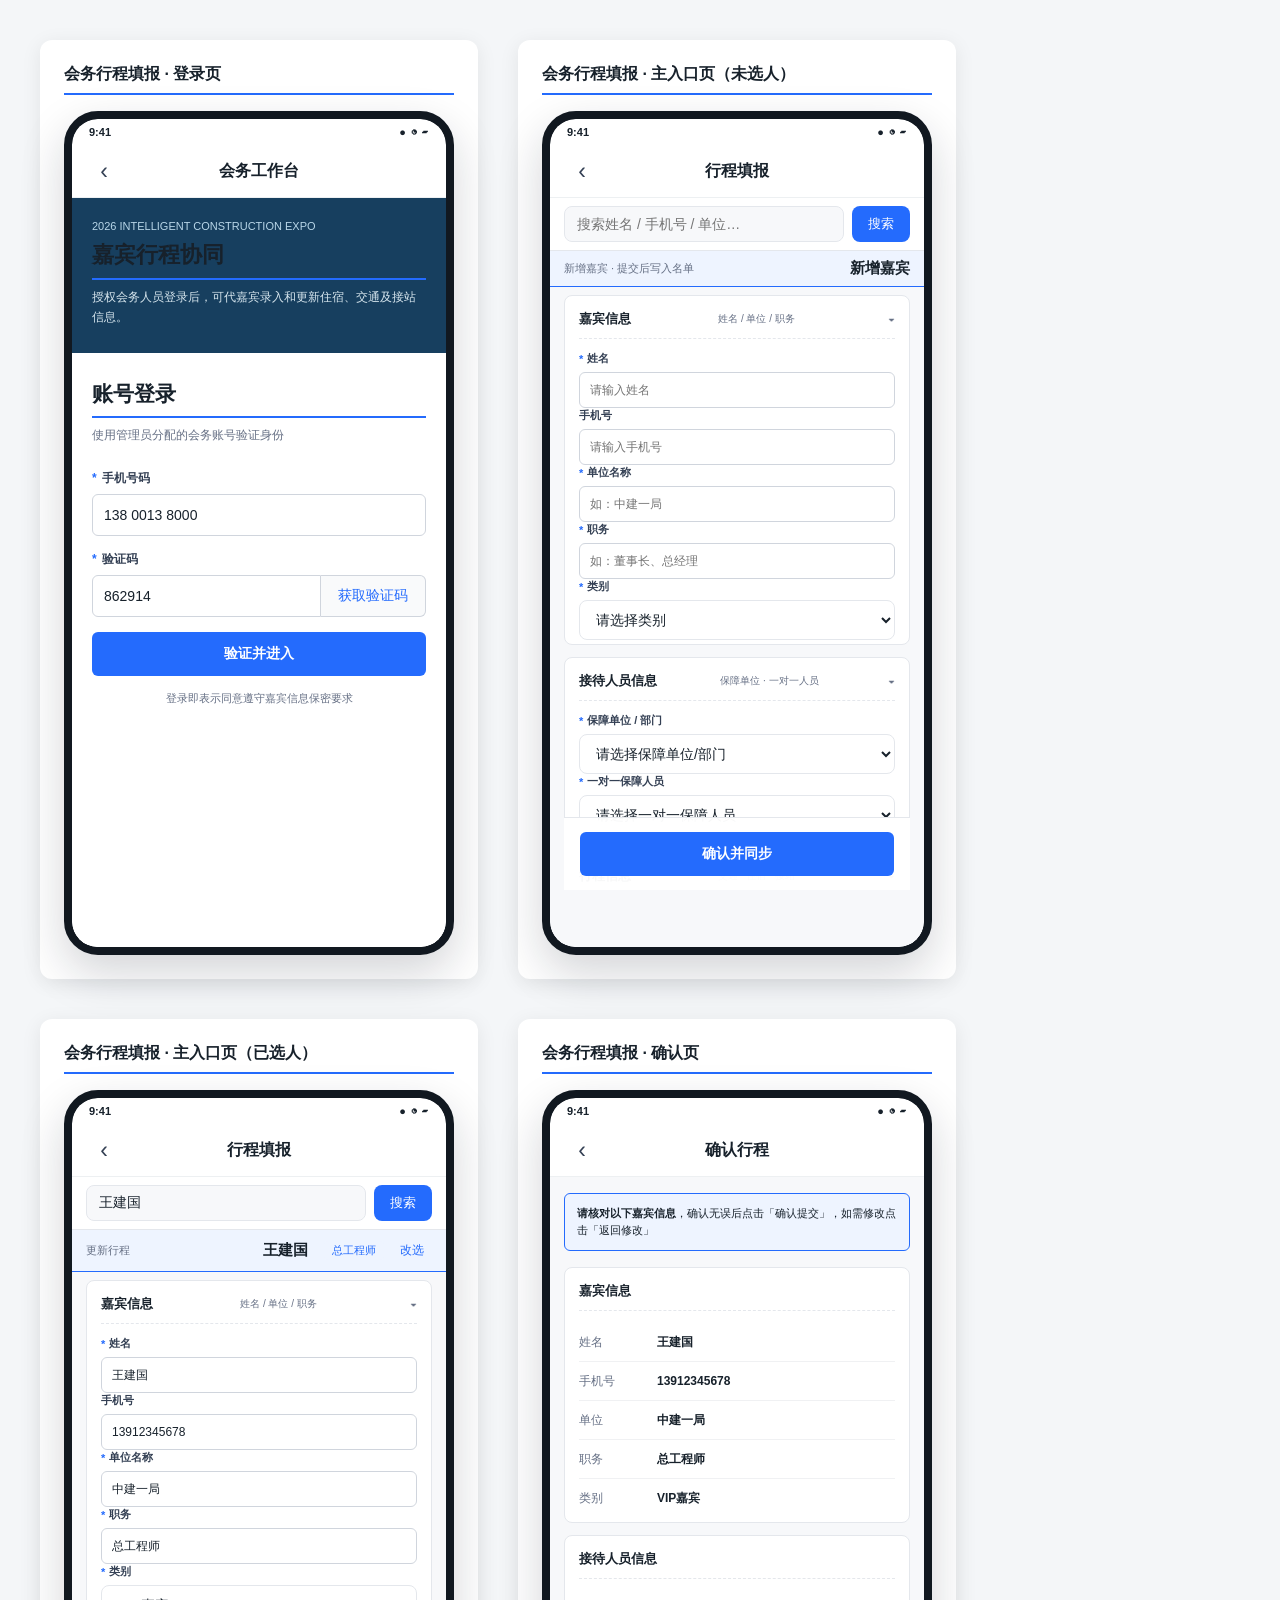
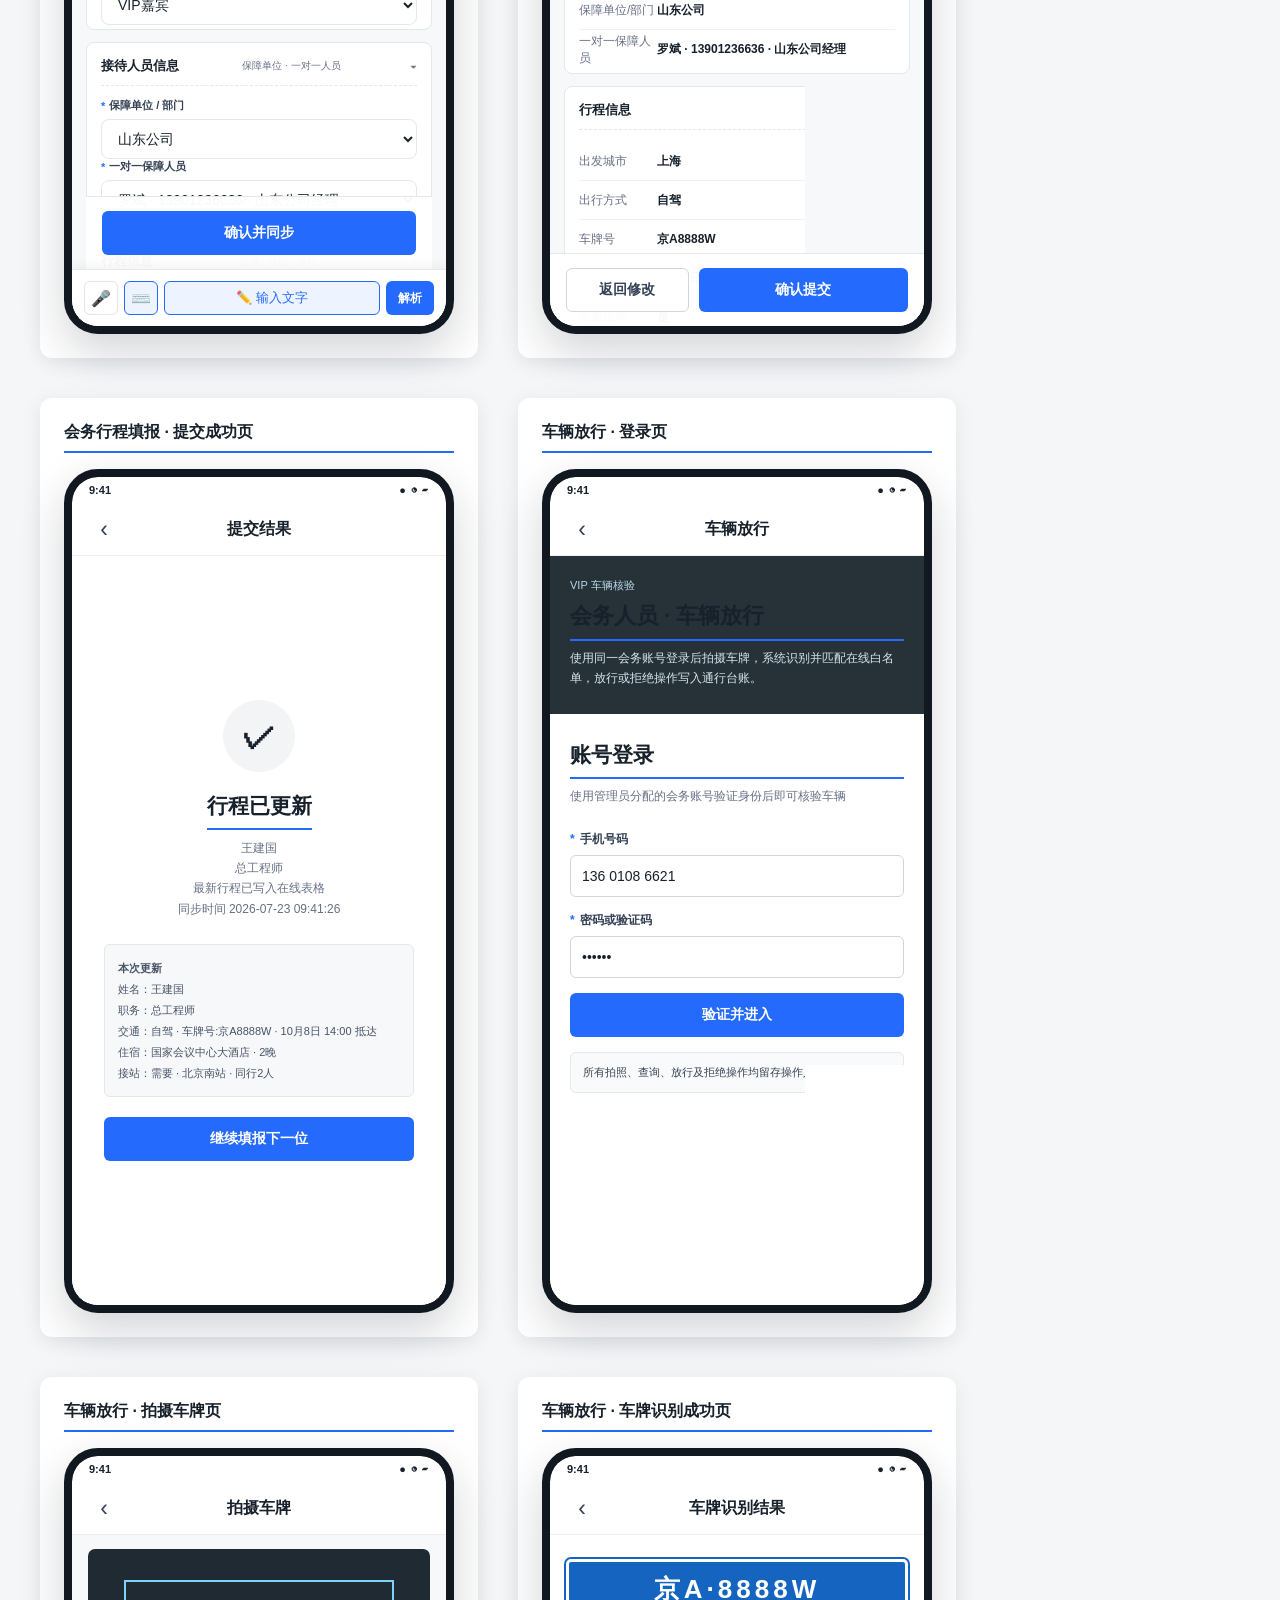
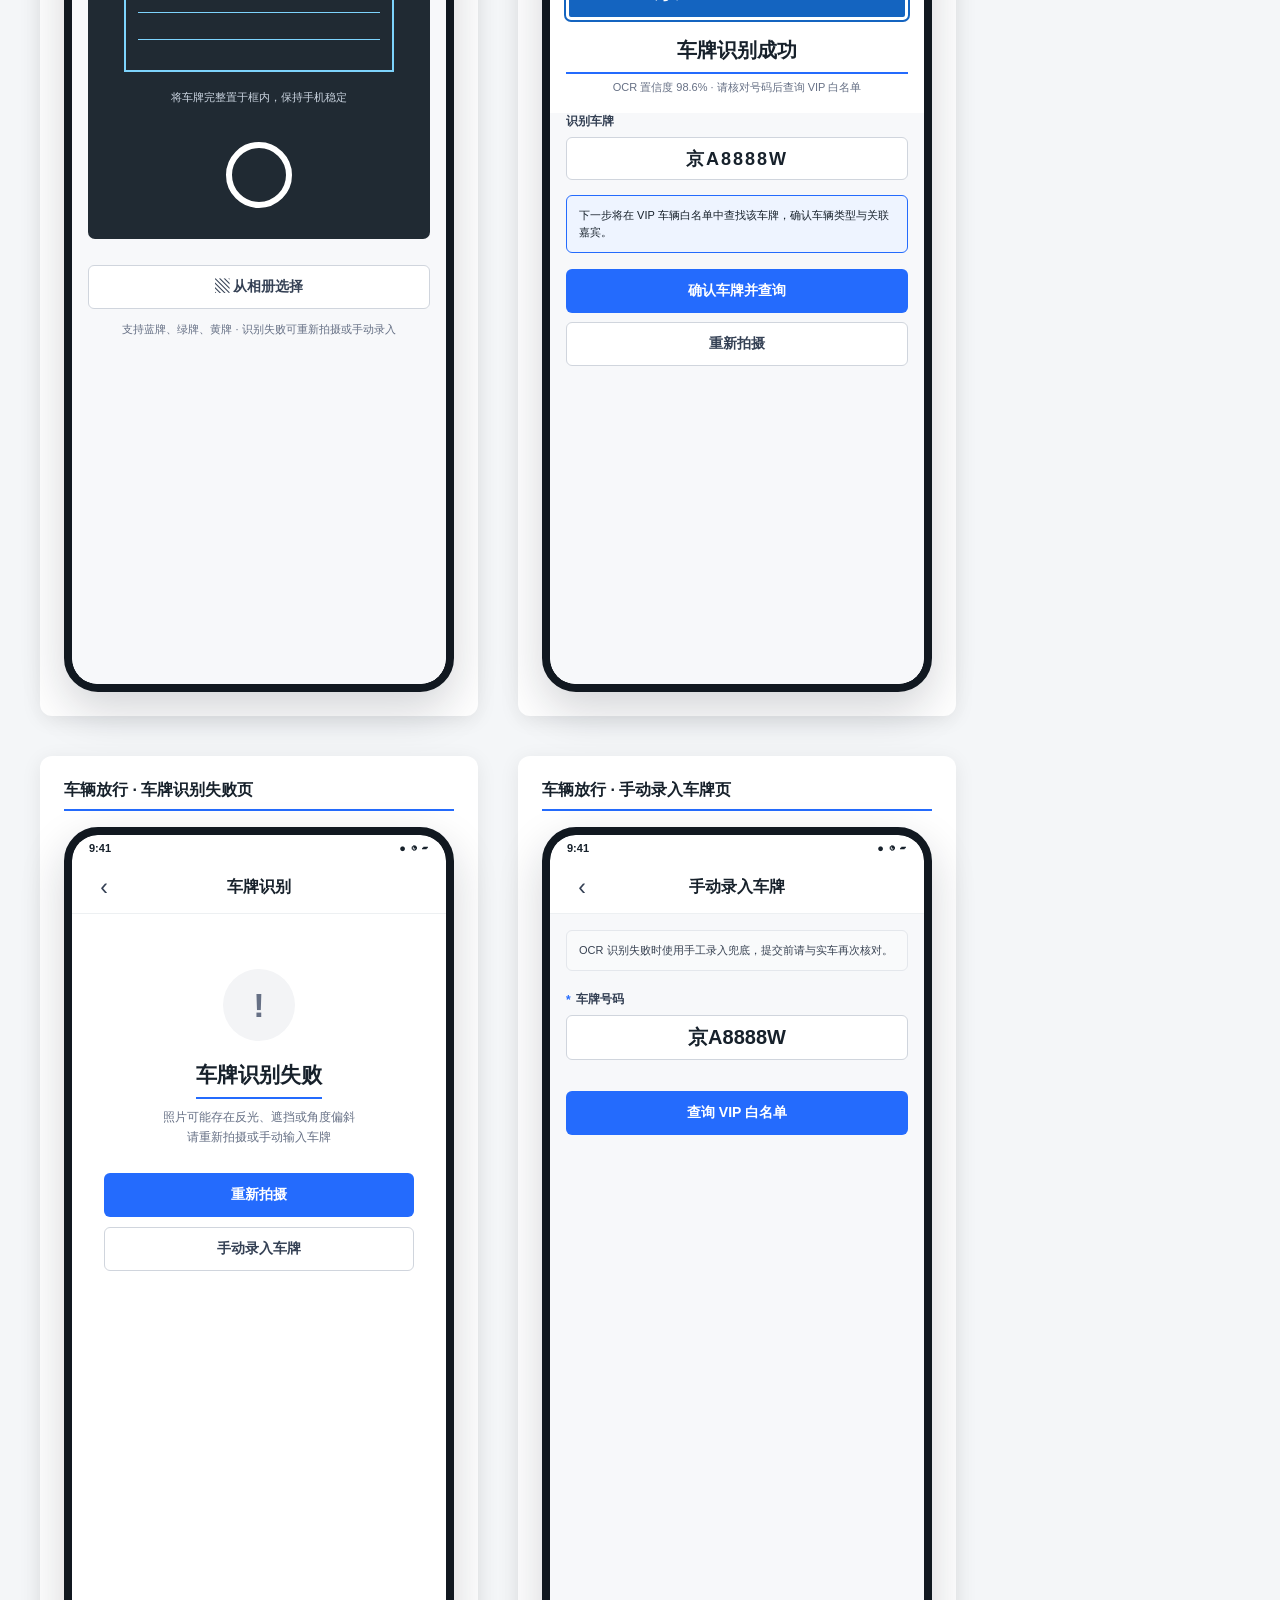
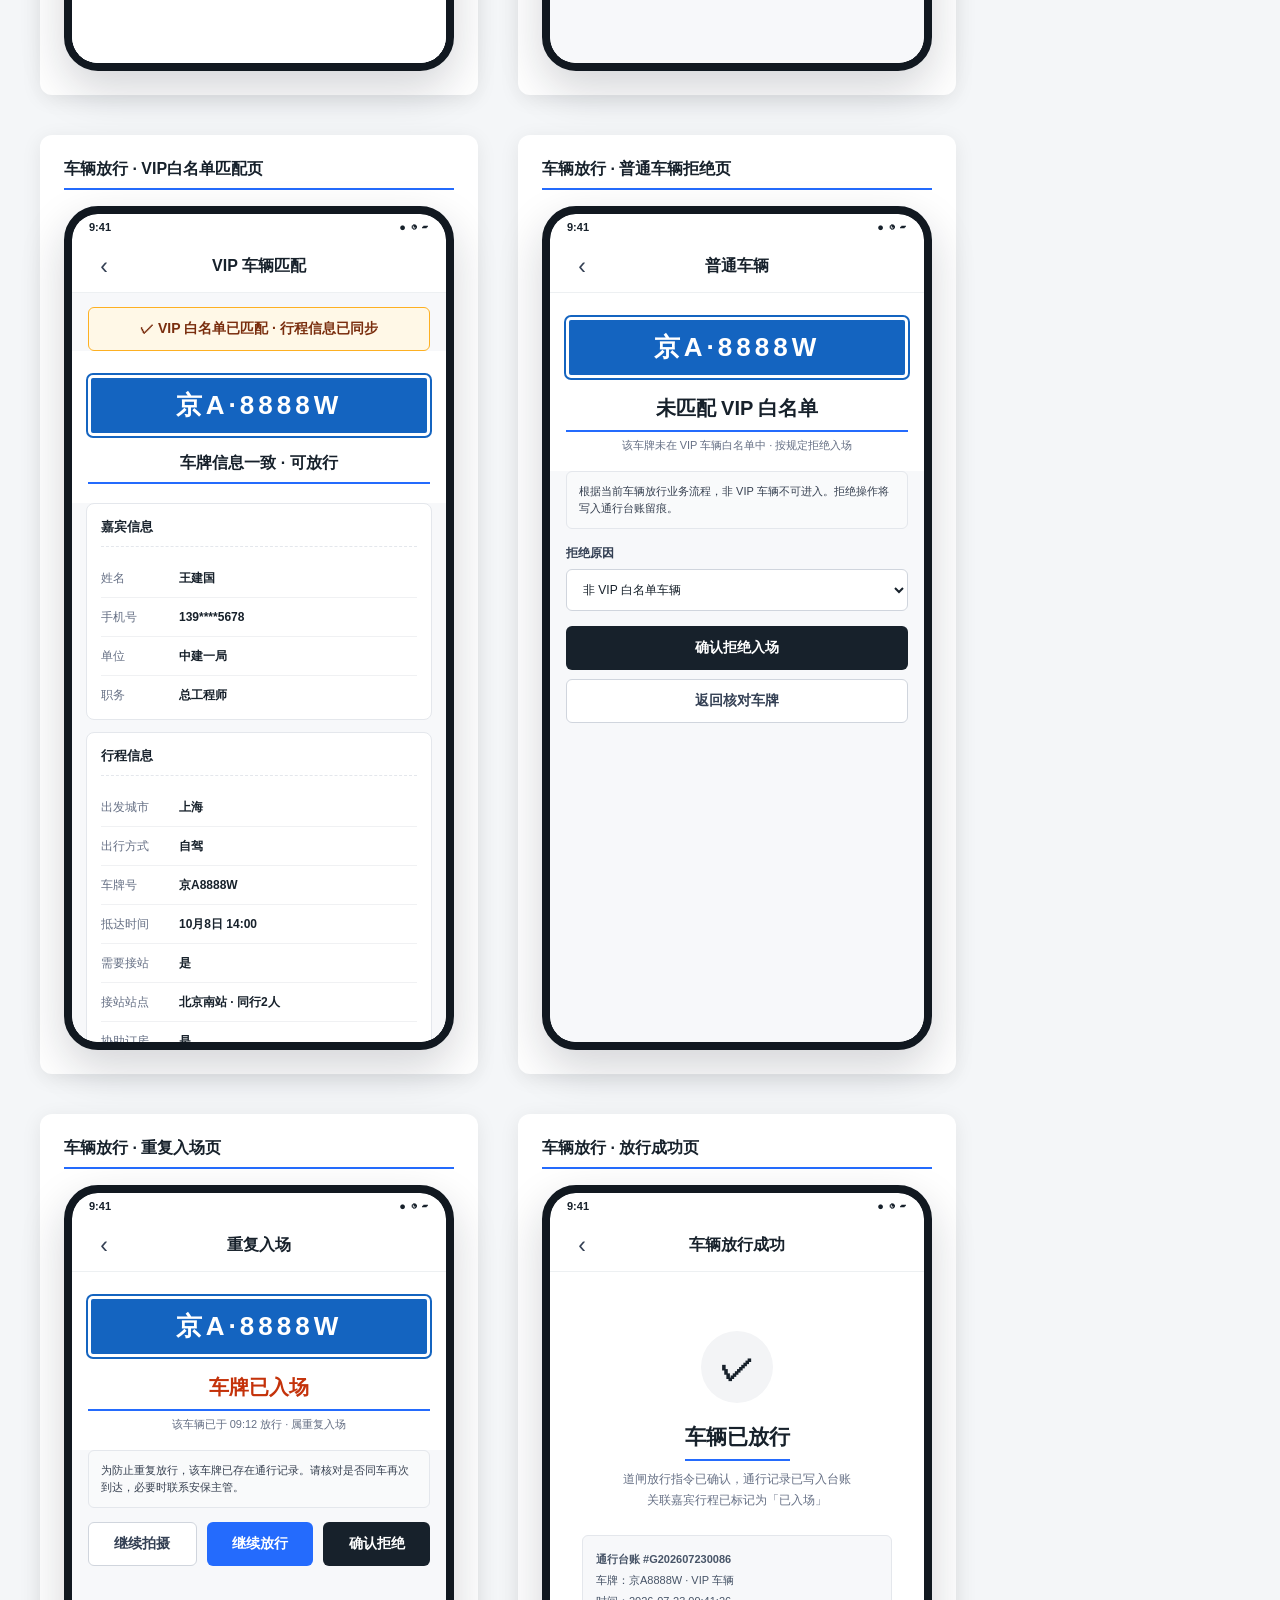
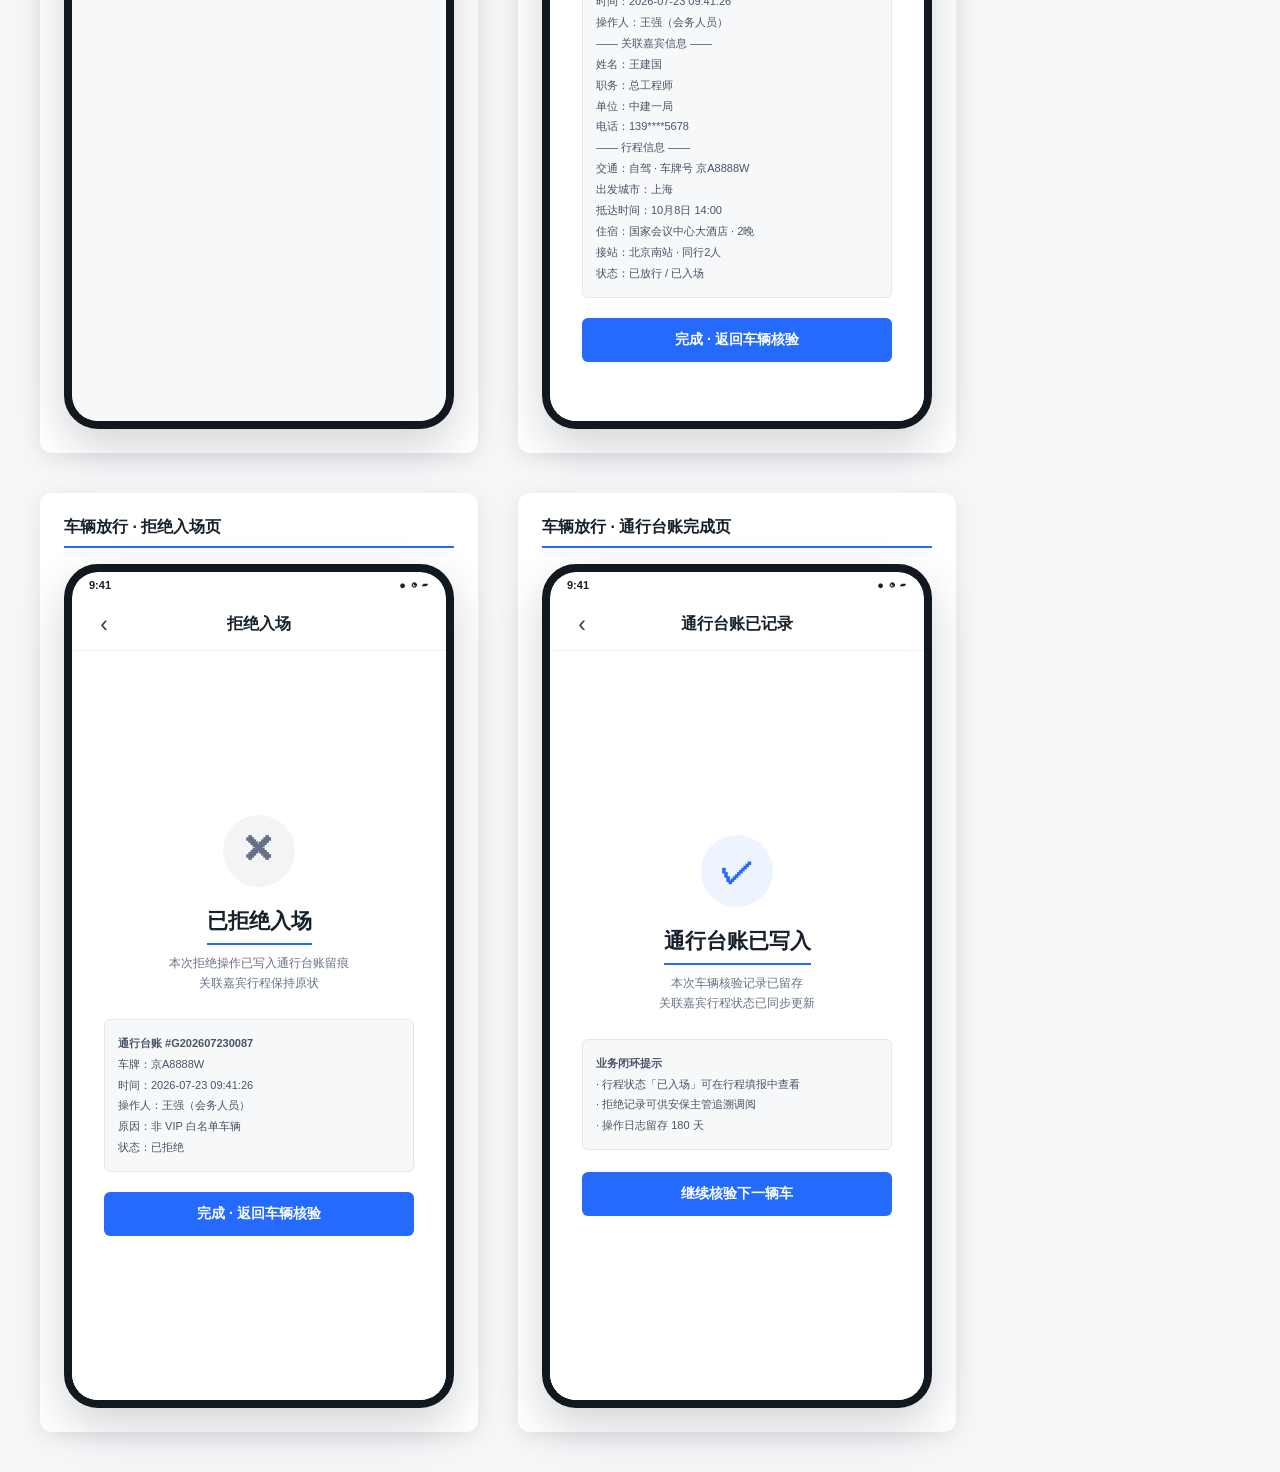
<file: 实习文档/智能建造博览会H5行程填报+VIP车牌识别放行系统/产品原型/页面原型展示.html>
<!DOCTYPE html>
<html lang="zh-CN">
<head>
<meta charset="UTF-8">
<meta name="viewport" content="width=device-width, initial-scale=1.0">
<title>智能建造博览会 · 页面原型展示</title>
<style>
:root {
  --ink: #17212b;
  --muted: #667085;
  --line: #e4e7ec;
  --canvas: #f4f6f8;
  --surface: #ffffff;
  --blue: #246bfd;
  --blue-weak: #eef4ff;
  --neutral-700: #374151;
  --neutral-400: #9ca3af;
  --neutral-200: #e5e7eb;
  --neutral-100: #f3f4f6;
  --neutral-50: #f9fafb;
}
* { box-sizing: border-box; }
html, body { margin: 0; min-height: 100%; }
body {
  font-family: -apple-system, BlinkMacSystemFont, "Segoe UI", "PingFang SC", "Microsoft YaHei", sans-serif;
  color: var(--ink); background: var(--canvas); font-size: 14px; letter-spacing: 0;
}
button, input, textarea, select { font: inherit; letter-spacing: 0; }
button { cursor: pointer; }

/* 页面展示容器 */
.pages-container {
  padding: 40px;
  display: flex;
  flex-wrap: wrap;
  gap: 40px;
  justify-content: flex-start;
}
.page-section {
  background: white;
  border-radius: 12px;
  padding: 24px;
  box-shadow: 0 4px 20px rgba(0,0,0,.08);
}
.page-section h2 {
  margin: 0 0 16px;
  font-size: 16px;
  color: var(--ink);
  border-bottom: 2px solid var(--blue);
  padding-bottom: 8px;
}
.page-section h3 {
  margin: 20px 0 12px;
  font-size: 14px;
  color: var(--muted);
}

/* 手机外框 */
.phone-shell {
  width: 390px;
  min-width: 390px;
  height: 844px;
  background: #111820;
  border: 8px solid #111820;
  border-radius: 34px;
  box-shadow: 0 18px 45px rgba(16,24,40,.18);
  overflow: hidden;
}
.phone-screen {
  width: 100%;
  height: 100%;
  background: white;
  border-radius: 25px;
  overflow: hidden;
  display: grid;
  grid-template-rows: 27px 52px 1fr;
}
.phone-status {
  padding: 7px 17px 0;
  display: flex;
  justify-content: space-between;
  font-size: 11px;
  font-weight: 700;
}
.phone-status span:last-child { letter-spacing: 1px; }
.mobile-head {
  border-bottom: 1px solid #edf0f2;
  display: grid;
  grid-template-columns: 44px 1fr 44px;
  align-items: center;
  padding: 0 10px;
}
.mobile-head strong { text-align: center; font-size: 16px; }
.mobile-head button { border: 0; background: transparent; font-size: 23px; color: #344054; height: 40px; }
.mobile-page { overflow-y: auto; background: #f7f8fa; }
.mobile-page::-webkit-scrollbar { width: 0; }

/* 主入口布局 */
.trip-main {
  display: flex;
  flex-direction: column;
  height: 100%;
}
.trip-form {
  flex: 1;
  overflow-y: auto;
  -webkit-overflow-scrolling: touch;
}
.trip-form .form-sections {
  padding: 8px 14px 16px;
}
.trip-header { background: white; }

/* 顶部搜索条 */
.search-strip {
  display: flex;
  align-items: center;
  gap: 8px;
  padding: 8px 14px;
  background: white;
  border-bottom: 1px solid var(--line);
}
.search-strip input {
  flex: 1;
  padding: 9px 12px;
  border: 1.5px solid var(--line);
  border-radius: 8px;
  font-size: 14px;
  color: var(--ink);
  background: #f7f8fa;
  outline: none;
}
.search-go-btn {
  padding: 9px 16px;
  background: var(--blue);
  color: white;
  border: none;
  border-radius: 8px;
  font-size: 13px;
  cursor: pointer;
  white-space: nowrap;
}
.page-topbar {
  display: flex;
  align-items: center;
  justify-content: space-between;
  padding: 8px 14px;
  background: var(--blue-weak);
  border-bottom: 1px solid var(--blue);
  gap: 8px;
}

/* 底部微信输入栏 */
.bottom-bar {
  flex-shrink: 0;
  background: white;
  border-top: 1px solid var(--line);
  padding: 8px 12px;
  position: sticky;
  bottom: 0;
  z-index: 10;
  box-shadow: 0 -2px 12px rgba(0,0,0,.06);
}
.wx-composer {
  display: flex;
  align-items: center;
  gap: 6px;
  min-height: 40px;
}
.wx-composer .wx-icon-btn {
  width: 34px; height: 34px; flex: 0 0 34px;
  display: inline-flex; align-items: center; justify-content: center;
  background: white; border: 1px solid #e5e5e5; border-radius: 6px;
  font-size: 16px; color: #555; cursor: pointer;
  -webkit-tap-highlight-color: transparent;
}
.wx-composer .wx-icon-btn.on { background: var(--blue-weak); color: var(--blue); border-color: var(--blue); }
.wx-composer .wx-hold-mic {
  flex: 1; min-width: 0; height: 34px;
  background: white; border: 1px solid #e5e5e5; border-radius: 6px;
  font-size: 13px; color: #555; cursor: pointer; user-select: none;
  display: inline-flex; align-items: center; justify-content: center; gap: 6px;
  -webkit-tap-highlight-color: transparent;
}
.wx-composer .wx-hold-mic.recording {
  background: var(--blue-weak); color: var(--blue); border-color: var(--blue);
  animation: wxPulse 1.2s ease-in-out infinite;
}
@keyframes wxPulse { 0%,100%{opacity:1} 50%{opacity:.65} }
.wx-composer .wx-send-btn {
  height: 34px; padding: 0 12px;
  background: var(--blue); color: white; border: 0; border-radius: 6px;
  font-size: 12px; font-weight: 600; cursor: pointer;
}
.wx-composer .wx-hold-btn {
  flex: 1; min-width: 0; height: 34px;
  background: white; border: 1px solid #e5e5e5; border-radius: 6px;
  font-size: 13px; color: #555; cursor: pointer; user-select: none;
  display: inline-flex; align-items: center; justify-content: center; gap: 6px;
  -webkit-tap-highlight-color: transparent;
}
.wx-composer .wx-hold-btn.recording {
  background: var(--blue-weak); color: var(--blue); border-color: var(--blue);
  animation: wxPulse 1.2s ease-in-out infinite;
}
.wx-composer .wx-hold-btn.text-btn { color: var(--blue); border-color: var(--blue); background: var(--blue-weak); }

/* Hero区域 */
.hero-strip { background: #173f5f; color: white; padding: 22px 20px 25px; }
.hero-strip .eyebrow { color: #b9d7e9; font-size: 11px; margin-bottom: 8px; }
.hero-strip h2 { font-size: 22px; margin: 0 0 8px; }
.hero-strip p { color: #d7e6ee; font-size: 12px; line-height: 1.65; margin: 0; }

/* 登录页 */
.login-content { padding: 27px 20px; background: white; min-height: 100%; }
.login-title h2 { font-size: 21px; margin: 0 0 8px; }
.login-title p { margin: 0 0 25px; color: var(--muted); font-size: 12px; line-height: 1.6; }
.field { margin-bottom: 15px; }
.field label { display: flex; align-items: center; gap: 5px; margin-bottom: 7px; color: #344054; font-size: 12px; font-weight: 650; }
.required { color: var(--blue); }
.field input, .field textarea, .field select {
  width: 100%; border: 1px solid #d0d5dd; background: white; color: var(--ink); border-radius: 6px;
  padding: 10px 11px; min-height: 42px; outline: none;
}
.input-combo { display: flex; }
.input-combo input { border-radius: 6px 0 0 6px; }
.input-combo button { min-width: 105px; border: 1px solid #d0d5dd; border-left: 0; border-radius: 0 6px 6px 0; background: #f9fafb; color: var(--blue); }
.primary, .secondary, .danger-btn, .success-btn {
  border: 0; min-height: 44px; padding: 0 16px; border-radius: 6px; font-weight: 700;
  display: inline-flex; align-items: center; justify-content: center; gap: 7px;
}
.primary { color: white; background: var(--blue); }
.secondary { color: #344054; background: white; border: 1px solid #d0d5dd; }
.danger-btn { color: white; background: var(--ink); }
.success-btn { color: white; background: var(--blue); }
.block { width: 100%; }
.button-row { display: flex; gap: 10px; }
.button-row > * { flex: 1; }
.helper { color: var(--muted); font-size: 11px; line-height: 1.55; }
.notice { border: 1px solid var(--line); background: var(--neutral-50); color: var(--neutral-700); border-radius: 6px; padding: 11px 12px; font-size: 11px; line-height: 1.55; }
.notice.info { background: var(--blue-weak); border-color: var(--blue); color: var(--ink); }

/* 表单样式 */
.fs-section {
  background: white; border-radius: 8px; border: 1px solid var(--line);
  margin-bottom: 12px; padding: 14px 14px 4px;
  overflow: visible;
}
.fs-section-head {
  display: flex; align-items: center; justify-content: space-between;
  margin-bottom: 12px; padding-bottom: 10px; border-bottom: 1px dashed var(--line);
}
.fs-section-head strong { font-size: 13px; font-weight: 700; }
.fs-section-head small { color: var(--muted); font-size: 10px; }
.fs-grid { display: grid; grid-template-columns: 1fr 1fr; gap: 12px; }
.fs-grid.single { grid-template-columns: 1fr; }
.fs-field { display: block; }
.fs-field label {
  display: flex; align-items: center; gap: 4px; margin-bottom: 6px;
  color: #344054; font-size: 11px; font-weight: 600;
}
.fs-field input, .fs-field textarea, .fs-field select {
  width: 100%; border: 1px solid #d0d5dd; background: white; color: var(--ink);
  border-radius: 6px; padding: 9px 10px; min-height: 36px; font-size: 12px; outline: none;
}
.fs-field textarea { min-height: 86px; resize: none; line-height: 1.55; }
.fs-tip { color: var(--muted); font-size: 10px; line-height: 1.55; margin-top: 6px; }
.fs-actions {
  display: flex; gap: 10px; padding: 14px 16px;
  background: rgba(255,255,255,.97); border-top: 1px solid var(--line);
  position: sticky; bottom: 0;
}
.fs-actions .primary { flex: 2; }
.fs-actions .secondary { flex: 1; }

/* 折叠分区 */
.fs-section.collapsible .fs-section-head {
  cursor: pointer; user-select: none;
  border-bottom: 1px dashed var(--line);
}
.fs-section.collapsible .fs-section-head::after {
  content: '▾'; font-size: 14px; color: var(--muted);
  transition: transform .25s ease;
  margin-left: 6px;
}
.fs-section.collapsible.collapsed .fs-section-head::after {
  content: '▸';
}
.fs-section.collapsible .fs-section-body {
  overflow: hidden;
  max-height: 4000px;
  transition: max-height .3s ease, opacity .25s ease, margin .25s ease, padding .25s ease;
  opacity: 1;
}
.fs-section.collapsible.collapsed .fs-section-body {
  max-height: 0; opacity: 0; margin: 0; padding: 0;
  pointer-events: none;
}
.fs-form-stack .fs-grid {
  grid-template-columns: 1fr;
}

/* 确认卡片 */
.review-item {
  display: grid;
  grid-template-columns: 78px 1fr 18px;
  align-items: center;
  min-height: 39px;
  border-bottom: 1px solid #f0f1f3;
  font-size: 12px;
}
.review-item:last-child { border-bottom: 0; }
.review-item span:first-child { color: var(--muted); }
.review-item strong { font-weight: 650; }

/* 成功状态 */
.success-state {
  min-height: 100%;
  background: white;
  display: flex;
  flex-direction: column;
  align-items: center;
  justify-content: center;
  text-align: center;
  padding: 32px;
}
.success-symbol {
  width: 72px;
  height: 72px;
  border-radius: 50%;
  display: grid;
  place-items: center;
  background: var(--neutral-100);
  color: var(--ink);
  font-size: 34px;
  font-weight: 800;
}
.success-symbol.danger { background: var(--neutral-100); color: var(--muted); }
.success-state h2 { margin: 20px 0 8px; font-size: 21px; }
.success-state p { margin: 0 0 25px; color: var(--muted); font-size: 12px; line-height: 1.7; }
.record-slip {
  width: 100%;
  background: #f7f8fa;
  border: 1px solid var(--line);
  text-align: left;
  padding: 13px;
  margin-bottom: 20px;
  border-radius: 6px;
  font-size: 11px;
  line-height: 1.9;
  color: #475467;
}

/* 车牌拍照 */
.plate-camera {
  margin: 14px 16px;
  height: 290px;
  background: #202a33;
  color: white;
  display: flex;
  flex-direction: column;
  align-items: center;
  justify-content: center;
  border-radius: 7px;
  position: relative;
  overflow: hidden;
}
.scan-frame {
  width: 270px;
  height: 92px;
  border: 2px solid #7dd3fc;
  position: relative;
}
.scan-frame::before, .scan-frame::after {
  content: "";
  position: absolute;
  left: 12px;
  right: 12px;
  height: 1px;
  background: #7dd3fc;
}
.scan-frame::before { top: 30px; }
.scan-frame::after { bottom: 30px; }
.plate-camera p { font-size: 11px; color: #cbd5e1; margin-top: 18px; }
.shutter {
  width: 66px;
  height: 66px;
  border: 6px solid white;
  background: transparent;
  border-radius: 50%;
  margin-top: 26px;
}

/* 车牌展示 */
.plate {
  background: #1464c0;
  color: white;
  border: 3px solid white;
  box-shadow: 0 0 0 2px #1464c0;
  padding: 10px 16px;
  font-size: 26px;
  font-weight: 800;
  text-align: center;
  border-radius: 5px;
  letter-spacing: 4px;
}
.result-hero { text-align: center; padding: 24px 16px 18px; background: white; }
.result-hero h2 { margin: 17px 0 6px; font-size: 20px; }
.result-hero p { margin: 0; color: var(--muted); font-size: 11px; }
.vip-banner {
  background: #fff8e7;
  border: 1px solid #fdb022;
  color: #7a2e0e;
  padding: 12px;
  text-align: center;
  font-weight: 800;
  margin: 14px 16px 0;
  border-radius: 6px;
}

/* 嘉宾身份信息 */
.identity { background: white; padding: 15px 16px; margin-top: 10px; border-top: 1px solid var(--line); border-bottom: 1px solid var(--line); }
.identity-main { display: flex; align-items: center; gap: 12px; }
.identity-main .avatar { width: 44px; height: 44px; background: #fff1cf; color: #93370d; }
.identity-main h3 { margin: 0 0 4px; }
.identity-main p { margin: 0; color: var(--muted); font-size: 11px; }
.kv-grid { display: grid; grid-template-columns: 1fr 1fr; margin-top: 14px; border-top: 1px solid var(--line); }
.kv-grid div { padding: 11px 0 0; }
.kv-grid small { display: block; color: var(--muted); font-size: 10px; margin-bottom: 4px; }
.kv-grid strong { font-size: 12px; }

/* 出行方式切换 */
.travel-mode-toggle {
  display: flex;
  gap: 8px;
}
.travel-mode-toggle span {
  padding: 6px 14px;
  border-radius: 6px;
  border: 1.5px solid var(--line);
  font-size: 13px;
  cursor: pointer;
}
.travel-mode-toggle span.on {
  background: var(--blue-weak);
  border-color: var(--blue);
  color: var(--blue);
}

/* 接站切换 */
.pickup-toggle {
  display: flex;
  gap: 8px;
}
.pickup-toggle span {
  padding: 6px 14px;
  border-radius: 6px;
  border: 1.5px solid var(--line);
  font-size: 13px;
  cursor: pointer;
}
.pickup-toggle span.on {
  background: var(--blue-weak);
  border-color: var(--blue);
  color: var(--blue);
}

/* 页面标题样式 */
.page-title-bar {
  display: flex;
  align-items: center;
  justify-content: space-between;
  padding: 10px 16px;
  background: var(--blue-weak);
  border-bottom: 1px solid var(--blue);
}
.topbar-btn {
  border: 0;
  background: transparent;
  color: var(--blue);
  font-size: 12px;
  padding: 4px 8px;
}
</style>
</head>
<body>

<div class="pages-container">

  <!-- ==================== 会务行程填报流程 ==================== -->
  <div class="page-section">
    <h2>会务行程填报 · 登录页</h2>
    <div class="phone-shell">
      <div class="phone-screen">
        <div class="phone-status"><span>9:41</span><span>● ◔ ▰</span></div>
        <div class="mobile-head"><button>‹</button><strong>会务工作台</strong><span></span></div>
        <div class="mobile-page">
          <div class="hero-strip">
            <div class="eyebrow">2026 INTELLIGENT CONSTRUCTION EXPO</div>
            <h2>嘉宾行程协同</h2>
            <p>授权会务人员登录后，可代嘉宾录入和更新住宿、交通及接站信息。</p>
          </div>
          <div class="login-content">
            <div class="login-title">
              <h2>账号登录</h2>
              <p>使用管理员分配的会务账号验证身份</p>
            </div>
            <div class="field">
              <label><span class="required">*</span> 手机号码</label>
              <input value="138 0013 8000" inputmode="tel">
            </div>
            <div class="field">
              <label><span class="required">*</span> 验证码</label>
              <div class="input-combo">
                <input value="862914" inputmode="numeric">
                <button>获取验证码</button>
              </div>
            </div>
            <button class="primary block">验证并进入</button>
            <p class="helper" style="text-align:center;margin-top:14px;">登录即表示同意遵守嘉宾信息保密要求</p>
          </div>
        </div>
      </div>
    </div>
  </div>

  <div class="page-section">
    <h2>会务行程填报 · 主入口页（未选人）</h2>
    <div class="phone-shell">
      <div class="phone-screen">
        <div class="phone-status"><span>9:41</span><span>● ◔ ▰</span></div>
        <div class="mobile-head"><button>‹</button><strong>行程填报</strong><span></span></div>
        <div class="mobile-page">
          <div class="trip-main">
            <div class="trip-header">
              <div class="search-strip">
                <input placeholder="搜索姓名 / 手机号 / 单位…">
                <button class="search-go-btn">搜索</button>
              </div>
              <div class="page-topbar">
                <span style="font-size:11px;color:var(--muted);">新增嘉宾 · 提交后写入名单</span>
                <div style="display:flex;align-items:center;gap:8px;">
                  <strong style="font-size:15px;">新增嘉宾</strong>
                </div>
              </div>
            </div>
            <div class="trip-form">
              <div class="form-sections">
                <div class="fs-section collapsible">
                  <div class="fs-section-head"><strong>嘉宾信息</strong><small>姓名 / 单位 / 职务</small></div>
                  <div class="fs-section-body">
                    <div class="fs-field"><label><span class="required">*</span> 姓名</label><input placeholder="请输入姓名"></div>
                    <div class="fs-field"><label>手机号</label><input inputmode="tel" placeholder="请输入手机号"></div>
                    <div class="fs-field"><label><span class="required">*</span> 单位名称</label><input placeholder="如：中建一局"></div>
                    <div class="fs-field"><label><span class="required">*</span> 职务</label><input placeholder="如：董事长、总经理"></div>
                    <div class="fs-field"><label><span class="required">*</span> 类别</label><select style="width:100%;padding:10px 12px;border:1.5px solid var(--line);border-radius:8px;font-size:14px;background:white;"><option>请选择类别</option><option>政府领导</option><option>央企高管</option><option>院士专家</option><option>VIP嘉宾</option></select></div>
                  </div>
                </div>
                <div class="fs-section collapsible">
                  <div class="fs-section-head"><strong>接待人员信息</strong><small>保障单位 · 一对一人员</small></div>
                  <div class="fs-section-body">
                    <div class="fs-field"><label><span class="required">*</span> 保障单位 / 部门</label><select style="width:100%;padding:10px 12px;border:1.5px solid var(--line);border-radius:8px;font-size:14px;background:white;"><option>请选择保障单位/部门</option><option>办公室</option><option>数产部</option><option>一公司</option></select></div>
                    <div class="fs-field"><label><span class="required">*</span> 一对一保障人员</label><select style="width:100%;padding:10px 12px;border:1.5px solid var(--line);border-radius:8px;font-size:14px;background:white;"><option>请选择一对一保障人员</option><option>王明 · 13901236621</option></select></div>
                  </div>
                </div>
                <div class="fs-section collapsible">
                  <div class="fs-section-head"><strong>行程信息</strong><small>交通 · 住宿 · 接站</small></div>
                  <div class="fs-section-body">
                    <div class="fs-field"><label>出发城市</label><input value="上海"></div>
                    <div class="fs-field"><label><span class="required">*</span> 出行方式</label>
                      <div class="travel-mode-toggle"><span class="on">高铁</span><span>航班</span><span>自驾</span></div>
                    </div>
                    <div class="fs-field" id="f-train"><label>车次</label><input placeholder="如 G12"></div>
                    <div class="fs-field"><label>抵达时间</label><input value="10月8日 14:00"></div>
                    <div class="fs-field"><label>需要接站</label>
                      <div class="pickup-toggle"><span class="on">是</span><span>否</span></div>
                    </div>
                    <div class="fs-field"><label>接站站点</label><select style="width:100%;padding:10px 12px;border:1.5px solid var(--line);border-radius:8px;font-size:14px;background:white;"><option>北京南站</option><option>北京站</option><option>大兴机场</option></select></div>
                    <div class="fs-field"><label>随行人数</label><input value="2 人"></div>
                    <div class="fs-field"><label>协助订房</label><div><span style="display:inline-block;padding:6px 14px;border-radius:6px;border:1.5px solid var(--line);font-size:13px;cursor:pointer;">是</span><span style="display:inline-block;padding:6px 14px;border-radius:6px;border:1.5px solid var(--line);font-size:13px;cursor:pointer;margin-left:8px;">否</span></div></div>
                    <div class="fs-field"><label>入住晚数</label><input value="2 晚"></div>
                    <div class="fs-field"><label>意向酒店</label><input value="国家会议中心大酒店"></div>
                  </div>
                </div>
                <div class="fs-actions">
                  <button class="primary block">确认并同步</button>
                </div>
              </div>
            </div>
            <div class="bottom-bar">
              <div class="wx-composer">
                <button class="wx-icon-btn on" title="语音模式">🎤</button>
                <button class="wx-icon-btn" title="文字模式">⌨️</button>
                <button class="wx-hold-btn">🎤 按住说话</button>
                <button class="wx-send-btn" disabled>解析</button>
              </div>
            </div>
          </div>
        </div>
      </div>
    </div>
  </div>

  <div class="page-section">
    <h2>会务行程填报 · 主入口页（已选人）</h2>
    <div class="phone-shell">
      <div class="phone-screen">
        <div class="phone-status"><span>9:41</span><span>● ◔ ▰</span></div>
        <div class="mobile-head"><button>‹</button><strong>行程填报</strong><span></span></div>
        <div class="mobile-page">
          <div class="trip-main">
            <div class="trip-header">
              <div class="search-strip">
                <input value="王建国" placeholder="搜索姓名 / 手机号 / 单位…">
                <button class="search-go-btn">搜索</button>
              </div>
              <div class="page-topbar">
                <span style="font-size:11px;color:var(--muted);">更新行程</span>
                <div style="display:flex;align-items:center;gap:8px;">
                  <strong style="font-size:15px;">王建国</strong>
                  <span style="font-size:11px;font-weight:400;color:var(--blue);background:var(--blue-weak);padding:2px 8px;border-radius:4px;margin-left:8px;">总工程师</span>
                  <button class="topbar-btn">改选</button>
                </div>
              </div>
            </div>
            <div class="trip-form">
              <div class="form-sections">
                <div class="fs-section collapsible">
                  <div class="fs-section-head"><strong>嘉宾信息</strong><small>姓名 / 单位 / 职务</small></div>
                  <div class="fs-section-body">
                    <div class="fs-field"><label><span class="required">*</span> 姓名</label><input value="王建国"></div>
                    <div class="fs-field"><label>手机号</label><input value="13912345678" inputmode="tel"></div>
                    <div class="fs-field"><label><span class="required">*</span> 单位名称</label><input value="中建一局"></div>
                    <div class="fs-field"><label><span class="required">*</span> 职务</label><input value="总工程师"></div>
                    <div class="fs-field"><label><span class="required">*</span> 类别</label><select style="width:100%;padding:10px 12px;border:1.5px solid var(--line);border-radius:8px;font-size:14px;background:white;"><option>VIP嘉宾</option></select></div>
                  </div>
                </div>
                <div class="fs-section collapsible">
                  <div class="fs-section-head"><strong>接待人员信息</strong><small>保障单位 · 一对一人员</small></div>
                  <div class="fs-section-body">
                    <div class="fs-field"><label><span class="required">*</span> 保障单位 / 部门</label><select style="width:100%;padding:10px 12px;border:1.5px solid var(--line);border-radius:8px;font-size:14px;background:white;"><option>山东公司</option></select></div>
                    <div class="fs-field"><label><span class="required">*</span> 一对一保障人员</label><select style="width:100%;padding:10px 12px;border:1.5px solid var(--line);border-radius:8px;font-size:14px;background:white;"><option>罗斌 · 13901236636 · 山东公司经理</option></select></div>
                  </div>
                </div>
                <div class="fs-section collapsible">
                  <div class="fs-section-head"><strong>行程信息</strong><small>交通 · 住宿 · 接站</small></div>
                  <div class="fs-section-body">
                    <div class="fs-field"><label>出发城市</label><input value="上海"></div>
                    <div class="fs-field"><label><span class="required">*</span> 出行方式</label>
                      <div class="travel-mode-toggle"><span>高铁</span><span>航班</span><span class="on">自驾</span></div>
                    </div>
                    <div class="fs-field" id="f-plate" style="display:none;"><label>车牌号</label><input value="京A8888W" placeholder="请输入车牌号" style="text-transform:uppercase;"></div>
                    <div class="fs-field"><label>抵达时间</label><input value="10月8日 14:00"></div>
                    <div class="fs-field"><label>需要接站</label>
                      <div class="pickup-toggle"><span class="on">是</span><span>否</span></div>
                    </div>
                    <div class="fs-field"><label>接站站点</label><select style="width:100%;padding:10px 12px;border:1.5px solid var(--line);border-radius:8px;font-size:14px;background:white;"><option>北京南站</option></select></div>
                    <div class="fs-field"><label>随行人数</label><input value="2 人"></div>
                    <div class="fs-field"><label>协助订房</label><div><span style="display:inline-block;padding:6px 14px;border-radius:6px;border:1.5px solid var(--line);font-size:13px;cursor:pointer;">是</span><span style="display:inline-block;padding:6px 14px;border-radius:6px;border:1.5px solid var(--line);font-size:13px;cursor:pointer;margin-left:8px;">否</span></div></div>
                    <div class="fs-field"><label>入住晚数</label><input value="2 晚"></div>
                    <div class="fs-field"><label>意向酒店</label><input value="国家会议中心大酒店"></div>
                  </div>
                </div>
                <div class="fs-actions">
                  <button class="primary block">确认并同步</button>
                </div>
              </div>
            </div>
            <div class="bottom-bar">
              <div class="wx-composer">
                <button class="wx-icon-btn" title="语音模式">🎤</button>
                <button class="wx-icon-btn on" title="文字模式">⌨️</button>
                <button class="wx-hold-btn text-btn">✏️ 输入文字</button>
                <button class="wx-send-btn">解析</button>
              </div>
            </div>
          </div>
        </div>
      </div>
    </div>
  </div>

  <div class="page-section">
    <h2>会务行程填报 · 确认页</h2>
    <div class="phone-shell">
      <div class="phone-screen">
        <div class="phone-status"><span>9:41</span><span>● ◔ ▰</span></div>
        <div class="mobile-head"><button>‹</button><strong>确认行程</strong><span></span></div>
        <div class="mobile-page">
          <div style="padding:16px 14px;">
            <div class="notice info" style="margin-bottom:16px;">
              <strong>请核对以下嘉宾信息</strong>，确认无误后点击「确认提交」，如需修改点击「返回修改」
            </div>
            <div class="fs-section">
              <div class="fs-section-head"><strong>嘉宾信息</strong></div>
              <div class="review-item"><span>姓名</span><strong>王建国</strong></div>
              <div class="review-item"><span>手机号</span><strong>13912345678</strong></div>
              <div class="review-item"><span>单位</span><strong>中建一局</strong></div>
              <div class="review-item"><span>职务</span><strong>总工程师</strong></div>
              <div class="review-item"><span>类别</span><strong>VIP嘉宾</strong></div>
            </div>
            <div class="fs-section" style="margin-top:12px;">
              <div class="fs-section-head"><strong>接待人员信息</strong></div>
              <div class="review-item"><span>保障单位/部门</span><strong>山东公司</strong></div>
              <div class="review-item"><span>一对一保障人员</span><strong>罗斌 · 13901236636 · 山东公司经理</strong></div>
            </div>
            <div class="fs-section" style="margin-top:12px;">
              <div class="fs-section-head"><strong>行程信息</strong></div>
              <div class="review-item"><span>出发城市</span><strong>上海</strong></div>
              <div class="review-item"><span>出行方式</span><strong>自驾</strong></div>
              <div class="review-item"><span>车牌号</span><strong>京A8888W</strong></div>
              <div class="review-item"><span>抵达时间</span><strong>10月8日 14:00</strong></div>
              <div class="review-item"><span>需要接站</span><strong>是</strong></div>
              <div class="review-item"><span>接站站点</span><strong>北京南站 · 同行2人</strong></div>
              <div class="review-item"><span>协助订房</span><strong>是</strong></div>
              <div class="review-item"><span>入住晚数</span><strong>2晚</strong></div>
              <div class="review-item"><span>意向酒店</span><strong>国家会议中心大酒店</strong></div>
            </div>
          </div>
          <div class="fs-actions">
            <button class="secondary">返回修改</button>
            <button class="primary">确认提交</button>
          </div>
        </div>
      </div>
    </div>
  </div>

  <div class="page-section">
    <h2>会务行程填报 · 提交成功页</h2>
    <div class="phone-shell">
      <div class="phone-screen">
        <div class="phone-status"><span>9:41</span><span>● ◔ ▰</span></div>
        <div class="mobile-head"><button>‹</button><strong>提交结果</strong><span></span></div>
        <div class="mobile-page">
          <div class="success-state">
            <div class="success-symbol">✓</div>
            <h2>行程已更新</h2>
            <p>王建国<br>总工程师<br>最新行程已写入在线表格<br>同步时间 2026-07-23 09:41:26</p>
            <div class="record-slip">
              <strong>本次更新</strong><br>
              姓名：王建国<br>
              职务：总工程师<br>
              交通：自驾 · 车牌号:京A8888W · 10月8日 14:00 抵达<br>
              住宿：国家会议中心大酒店 · 2晚<br>
              接站：需要 · 北京南站 · 同行2人
            </div>
            <button class="primary block">继续填报下一位</button>
          </div>
        </div>
      </div>
    </div>
  </div>

  <!-- ==================== 车辆放行流程 ==================== -->
  <div class="page-section">
    <h2>车辆放行 · 登录页</h2>
    <div class="phone-shell">
      <div class="phone-screen">
        <div class="phone-status"><span>9:41</span><span>● ◔ ▰</span></div>
        <div class="mobile-head"><button>‹</button><strong>车辆放行</strong><span></span></div>
        <div class="mobile-page">
          <div class="hero-strip" style="background:#263238">
            <div class="eyebrow">VIP 车辆核验</div>
            <h2>会务人员 · 车辆放行</h2>
            <p>使用同一会务账号登录后拍摄车牌，系统识别并匹配在线白名单，放行或拒绝操作写入通行台账。</p>
          </div>
          <div class="login-content">
            <div class="login-title">
              <h2>账号登录</h2>
              <p>使用管理员分配的会务账号验证身份后即可核验车辆</p>
            </div>
            <div class="field">
              <label><span class="required">*</span> 手机号码</label>
              <input value="136 0108 6621">
            </div>
            <div class="field">
              <label><span class="required">*</span> 密码或验证码</label>
              <input type="password" value="123456">
            </div>
            <button class="primary block">验证并进入</button>
            <div class="notice" style="margin-top:15px;">所有拍照、查询、放行及拒绝操作均留存操作人和时间。</div>
          </div>
        </div>
      </div>
    </div>
  </div>

  <div class="page-section">
    <h2>车辆放行 · 拍摄车牌页</h2>
    <div class="phone-shell">
      <div class="phone-screen">
        <div class="phone-status"><span>9:41</span><span>● ◔ ▰</span></div>
        <div class="mobile-head"><button>‹</button><strong>拍摄车牌</strong><span></span></div>
        <div class="mobile-page">
          <div class="plate-camera">
            <div class="scan-frame"></div>
            <p>将车牌完整置于框内，保持手机稳定</p>
            <button class="shutter"></button>
          </div>
          <div style="padding-top:3px;padding:0 16px 16px;">
            <button class="secondary block" style="margin-top:12px;">▧ 从相册选择</button>
            <p class="helper" style="text-align:center;margin:12px 0 0;">支持蓝牌、绿牌、黄牌 · 识别失败可重新拍摄或手动录入</p>
          </div>
        </div>
      </div>
    </div>
  </div>

  <div class="page-section">
    <h2>车辆放行 · 车牌识别成功页</h2>
    <div class="phone-shell">
      <div class="phone-screen">
        <div class="phone-status"><span>9:41</span><span>● ◔ ▰</span></div>
        <div class="mobile-head"><button>‹</button><strong>车牌识别结果</strong><span></span></div>
        <div class="mobile-page">
          <div class="result-hero">
            <div class="plate">京A·8888W</div>
            <h2>车牌识别成功</h2>
            <p>OCR 置信度 98.6% · 请核对号码后查询 VIP 白名单</p>
          </div>
          <div style="padding:0 16px 16px;">
            <div class="field">
              <label>识别车牌</label>
              <input value="京A8888W" style="text-align:center;font-size:18px;font-weight:800;letter-spacing:2px;">
            </div>
            <div class="notice info">下一步将在 VIP 车辆白名单中查找该车牌，确认车辆类型与关联嘉宾。</div>
            <button class="primary block" style="margin-top:16px;">确认车牌并查询</button>
            <button class="secondary block" style="margin-top:9px;">重新拍摄</button>
          </div>
        </div>
      </div>
    </div>
  </div>

  <div class="page-section">
    <h2>车辆放行 · 车牌识别失败页</h2>
    <div class="phone-shell">
      <div class="phone-screen">
        <div class="phone-status"><span>9:41</span><span>● ◔ ▰</span></div>
        <div class="mobile-head"><button>‹</button><strong>车牌识别</strong><span></span></div>
        <div class="mobile-page">
          <div class="success-state" style="justify-content:flex-start;padding-top:55px;">
            <div class="success-symbol danger">!</div>
            <h2>车牌识别失败</h2>
            <p>照片可能存在反光、遮挡或角度偏斜<br>请重新拍摄或手动输入车牌</p>
            <button class="primary block">重新拍摄</button>
            <button class="secondary block" style="margin-top:10px;">手动录入车牌</button>
          </div>
        </div>
      </div>
    </div>
  </div>

  <div class="page-section">
    <h2>车辆放行 · 手动录入车牌页</h2>
    <div class="phone-shell">
      <div class="phone-screen">
        <div class="phone-status"><span>9:41</span><span>● ◔ ▰</span></div>
        <div class="mobile-head"><button>‹</button><strong>手动录入车牌</strong><span></span></div>
        <div class="mobile-page">
          <div style="padding:16px;">
            <div class="notice">OCR 识别失败时使用手工录入兜底，提交前请与实车再次核对。</div>
            <div class="field" style="margin-top:20px;">
              <label><span class="required">*</span> 车牌号码</label>
              <input value="京A8888W" style="text-align:center;font-size:20px;font-weight:800;text-transform:uppercase;">
            </div>
            <button class="primary block" style="margin-top:16px;">查询 VIP 白名单</button>
          </div>
        </div>
      </div>
    </div>
  </div>

  <div class="page-section">
    <h2>车辆放行 · VIP白名单匹配页</h2>
    <div class="phone-shell">
      <div class="phone-screen">
        <div class="phone-status"><span>9:41</span><span>● ◔ ▰</span></div>
        <div class="mobile-head"><button>‹</button><strong>VIP 车辆匹配</strong><span></span></div>
        <div class="mobile-page">
          <div class="vip-banner">✓ VIP 白名单已匹配 · 行程信息已同步</div>
          <div class="result-hero" style="padding-bottom:13px;">
            <div class="plate">京A·8888W</div>
            <h2 style="font-size:16px;">车牌信息一致 · 可放行</h2>
          </div>
          <div style="padding:0 14px;">
            <div class="fs-section">
              <div class="fs-section-head"><strong>嘉宾信息</strong></div>
              <div class="review-item"><span>姓名</span><strong>王建国</strong></div>
              <div class="review-item"><span>手机号</span><strong>139****5678</strong></div>
              <div class="review-item"><span>单位</span><strong>中建一局</strong></div>
              <div class="review-item"><span>职务</span><strong>总工程师</strong></div>
            </div>
            <div class="fs-section" style="margin-top:12px;">
              <div class="fs-section-head"><strong>行程信息</strong></div>
              <div class="review-item"><span>出发城市</span><strong>上海</strong></div>
              <div class="review-item"><span>出行方式</span><strong>自驾</strong></div>
              <div class="review-item"><span>车牌号</span><strong>京A8888W</strong></div>
              <div class="review-item"><span>抵达时间</span><strong>10月8日 14:00</strong></div>
              <div class="review-item"><span>需要接站</span><strong>是</strong></div>
              <div class="review-item"><span>接站站点</span><strong>北京南站 · 同行2人</strong></div>
              <div class="review-item"><span>协助订房</span><strong>是</strong></div>
              <div class="review-item"><span>入住晚数</span><strong>2晚</strong></div>
              <div class="review-item"><span>意向酒店</span><strong>国家会议中心大酒店</strong></div>
            </div>
          </div>
          <div style="padding:0 16px 16px;">
            <button class="success-btn block">确认放行</button>
            <button class="secondary block" style="margin-top:9px;">拒绝入场</button>
            <p class="helper" style="text-align:center;margin-top:11px;">放行后将写入通行台账，并标记关联行程为「已入场」</p>
          </div>
        </div>
      </div>
    </div>
  </div>

  <div class="page-section">
    <h2>车辆放行 · 普通车辆拒绝页</h2>
    <div class="phone-shell">
      <div class="phone-screen">
        <div class="phone-status"><span>9:41</span><span>● ◔ ▰</span></div>
        <div class="mobile-head"><button>‹</button><strong>普通车辆</strong><span></span></div>
        <div class="mobile-page">
          <div class="result-hero">
            <div class="plate">京A·8888W</div>
            <h2>未匹配 VIP 白名单</h2>
            <p>该车牌未在 VIP 车辆白名单中 · 按规定拒绝入场</p>
          </div>
          <div style="padding:0 16px 16px;">
            <div class="notice">根据当前车辆放行业务流程，非 VIP 车辆不可进入。拒绝操作将写入通行台账留痕。</div>
            <div class="field" style="margin-top:16px;">
              <label>拒绝原因</label>
              <select style="width:100%;padding:10px 12px;border:1px solid #d0d5dd;border-radius:6px;font-size:12px;background:white;">
                <option>非 VIP 白名单车辆</option>
                <option>车牌与预约信息不符</option>
                <option>其他</option>
              </select>
            </div>
            <button class="danger-btn block">确认拒绝入场</button>
            <button class="secondary block" style="margin-top:9px;">返回核对车牌</button>
          </div>
        </div>
      </div>
    </div>
  </div>

  <div class="page-section">
    <h2>车辆放行 · 重复入场页</h2>
    <div class="phone-shell">
      <div class="phone-screen">
        <div class="phone-status"><span>9:41</span><span>● ◔ ▰</span></div>
        <div class="mobile-head"><button>‹</button><strong>重复入场</strong><span></span></div>
        <div class="mobile-page">
          <div class="result-hero">
            <div class="plate">京A·8888W</div>
            <h2 style="color:#c4320a;">车牌已入场</h2>
            <p>该车辆已于 09:12 放行 · 属重复入场</p>
          </div>
          <div style="padding:0 16px 16px;">
            <div class="notice">为防止重复放行，该车牌已存在通行记录。请核对是否同车再次到达，必要时联系安保主管。</div>
            <div class="button-row" style="margin-top:14px;">
              <button class="secondary">继续拍摄</button>
              <button class="primary">继续放行</button>
              <button class="danger-btn">确认拒绝</button>
            </div>
          </div>
        </div>
      </div>
    </div>
  </div>

  <div class="page-section">
    <h2>车辆放行 · 放行成功页</h2>
    <div class="phone-shell">
      <div class="phone-screen">
        <div class="phone-status"><span>9:41</span><span>● ◔ ▰</span></div>
        <div class="mobile-head"><button>‹</button><strong>车辆放行成功</strong><span></span></div>
        <div class="mobile-page">
          <div class="success-state">
            <div class="success-symbol">✓</div>
            <h2>车辆已放行</h2>
            <p>道闸放行指令已确认，通行记录已写入台账<br>关联嘉宾行程已标记为「已入场」</p>
            <div class="record-slip">
              <strong>通行台账 #G202607230086</strong><br>
              车牌：京A8888W · VIP 车辆<br>
              时间：2026-07-23 09:41:26<br>
              操作人：王强（会务人员）<br>
              —— 关联嘉宾信息 ——<br>
              姓名：王建国<br>
              职务：总工程师<br>
              单位：中建一局<br>
              电话：139****5678<br>
              —— 行程信息 ——<br>
              交通：自驾 · 车牌号 京A8888W<br>
              出发城市：上海<br>
              抵达时间：10月8日 14:00<br>
              住宿：国家会议中心大酒店 · 2晚<br>
              接站：北京南站 · 同行2人<br>
              状态：已放行 / 已入场
            </div>
            <button class="primary block">完成 · 返回车辆核验</button>
          </div>
        </div>
      </div>
    </div>
  </div>

  <div class="page-section">
    <h2>车辆放行 · 拒绝入场页</h2>
    <div class="phone-shell">
      <div class="phone-screen">
        <div class="phone-status"><span>9:41</span><span>● ◔ ▰</span></div>
        <div class="mobile-head"><button>‹</button><strong>拒绝入场</strong><span></span></div>
        <div class="mobile-page">
          <div class="success-state">
            <div class="success-symbol danger">✕</div>
            <h2>已拒绝入场</h2>
            <p>本次拒绝操作已写入通行台账留痕<br>关联嘉宾行程保持原状</p>
            <div class="record-slip">
              <strong>通行台账 #G202607230087</strong><br>
              车牌：京A8888W<br>
              时间：2026-07-23 09:41:26<br>
              操作人：王强（会务人员）<br>
              原因：非 VIP 白名单车辆<br>
              状态：已拒绝
            </div>
            <button class="primary block">完成 · 返回车辆核验</button>
          </div>
        </div>
      </div>
    </div>
  </div>

  <div class="page-section">
    <h2>车辆放行 · 通行台账完成页</h2>
    <div class="phone-shell">
      <div class="phone-screen">
        <div class="phone-status"><span>9:41</span><span>● ◔ ▰</span></div>
        <div class="mobile-head"><button>‹</button><strong>通行台账已记录</strong><span></span></div>
        <div class="mobile-page">
          <div class="success-state">
            <div class="success-symbol" style="background:var(--blue-weak);color:var(--blue);">✓</div>
            <h2>通行台账已写入</h2>
            <p>本次车辆核验记录已留存<br>关联嘉宾行程状态已同步更新</p>
            <div class="record-slip" style="margin-bottom:22px;">
              <strong>业务闭环提示</strong><br>
              · 行程状态「已入场」可在行程填报中查看<br>
              · 拒绝记录可供安保主管追溯调阅<br>
              · 操作日志留存 180 天
            </div>
            <button class="primary block">继续核验下一辆车</button>
          </div>
        </div>
      </div>
    </div>
  </div>

</div>

</body>
</html>
</file>
